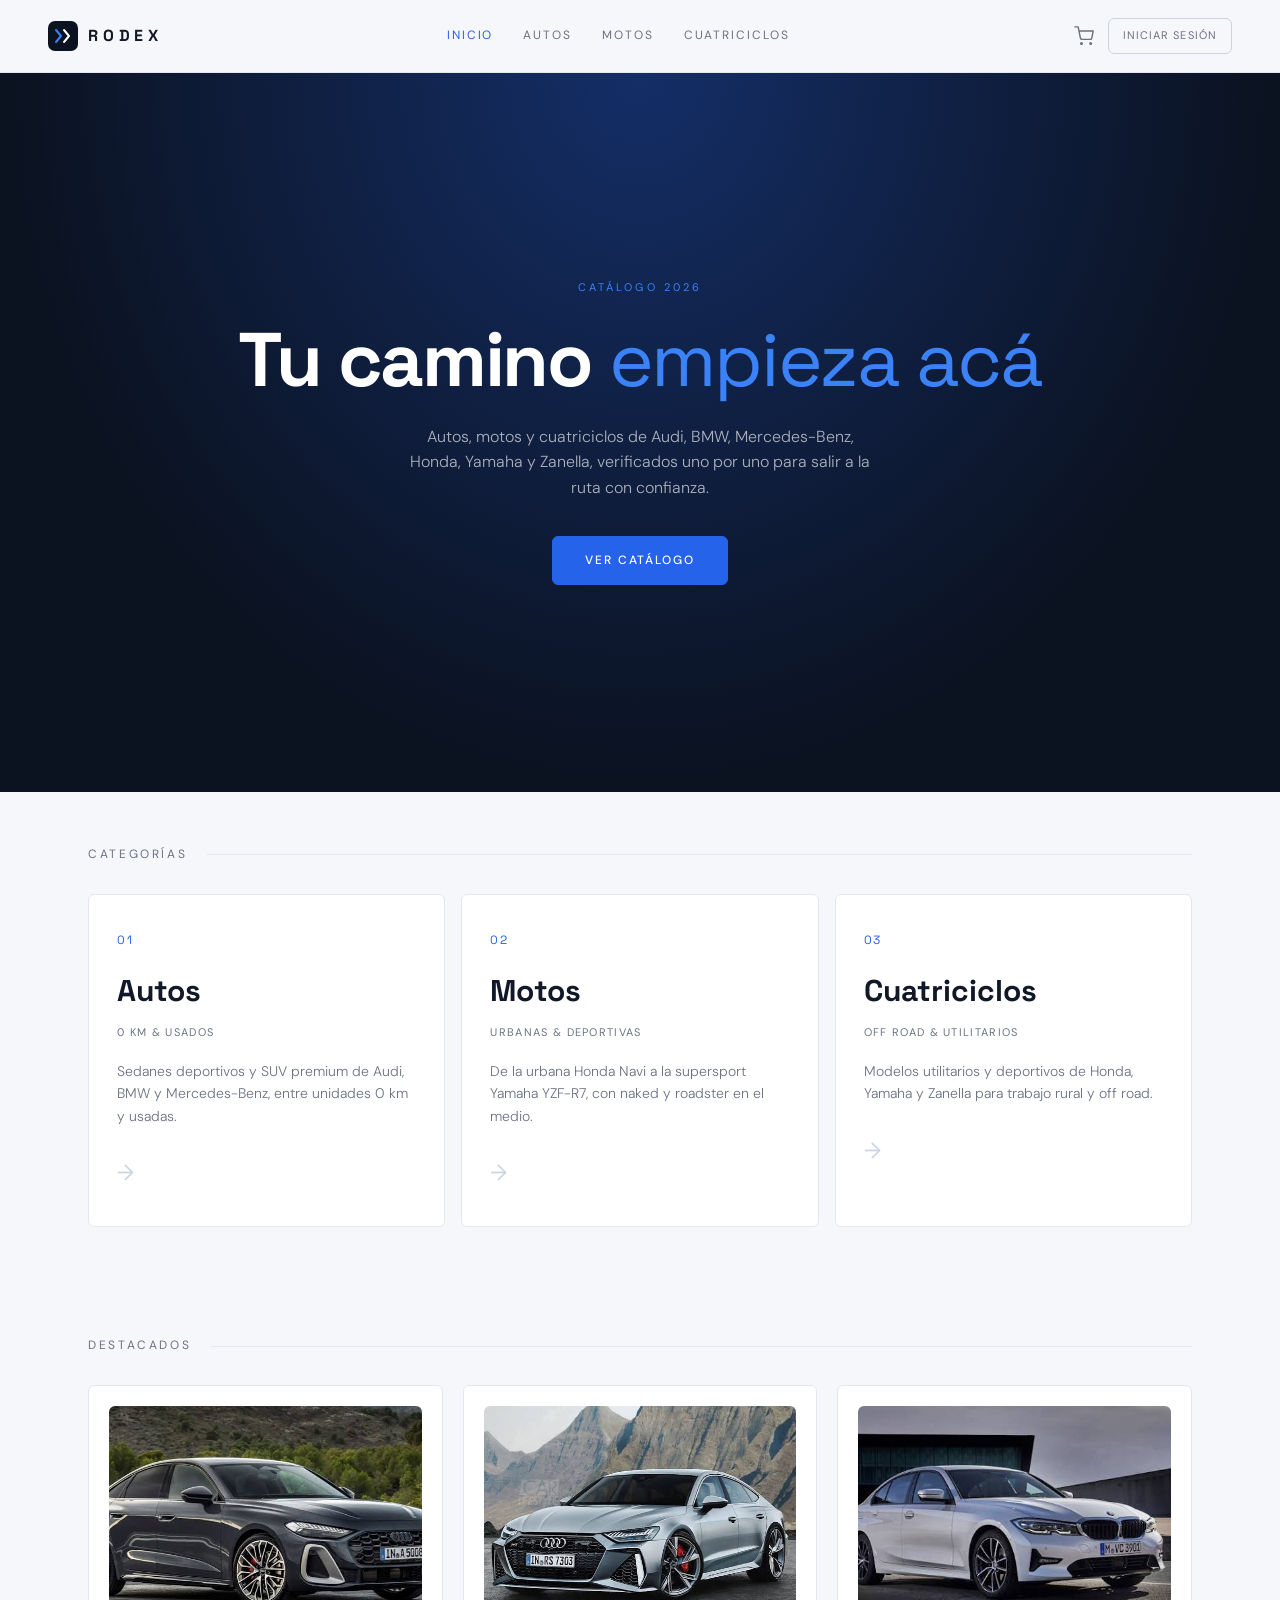
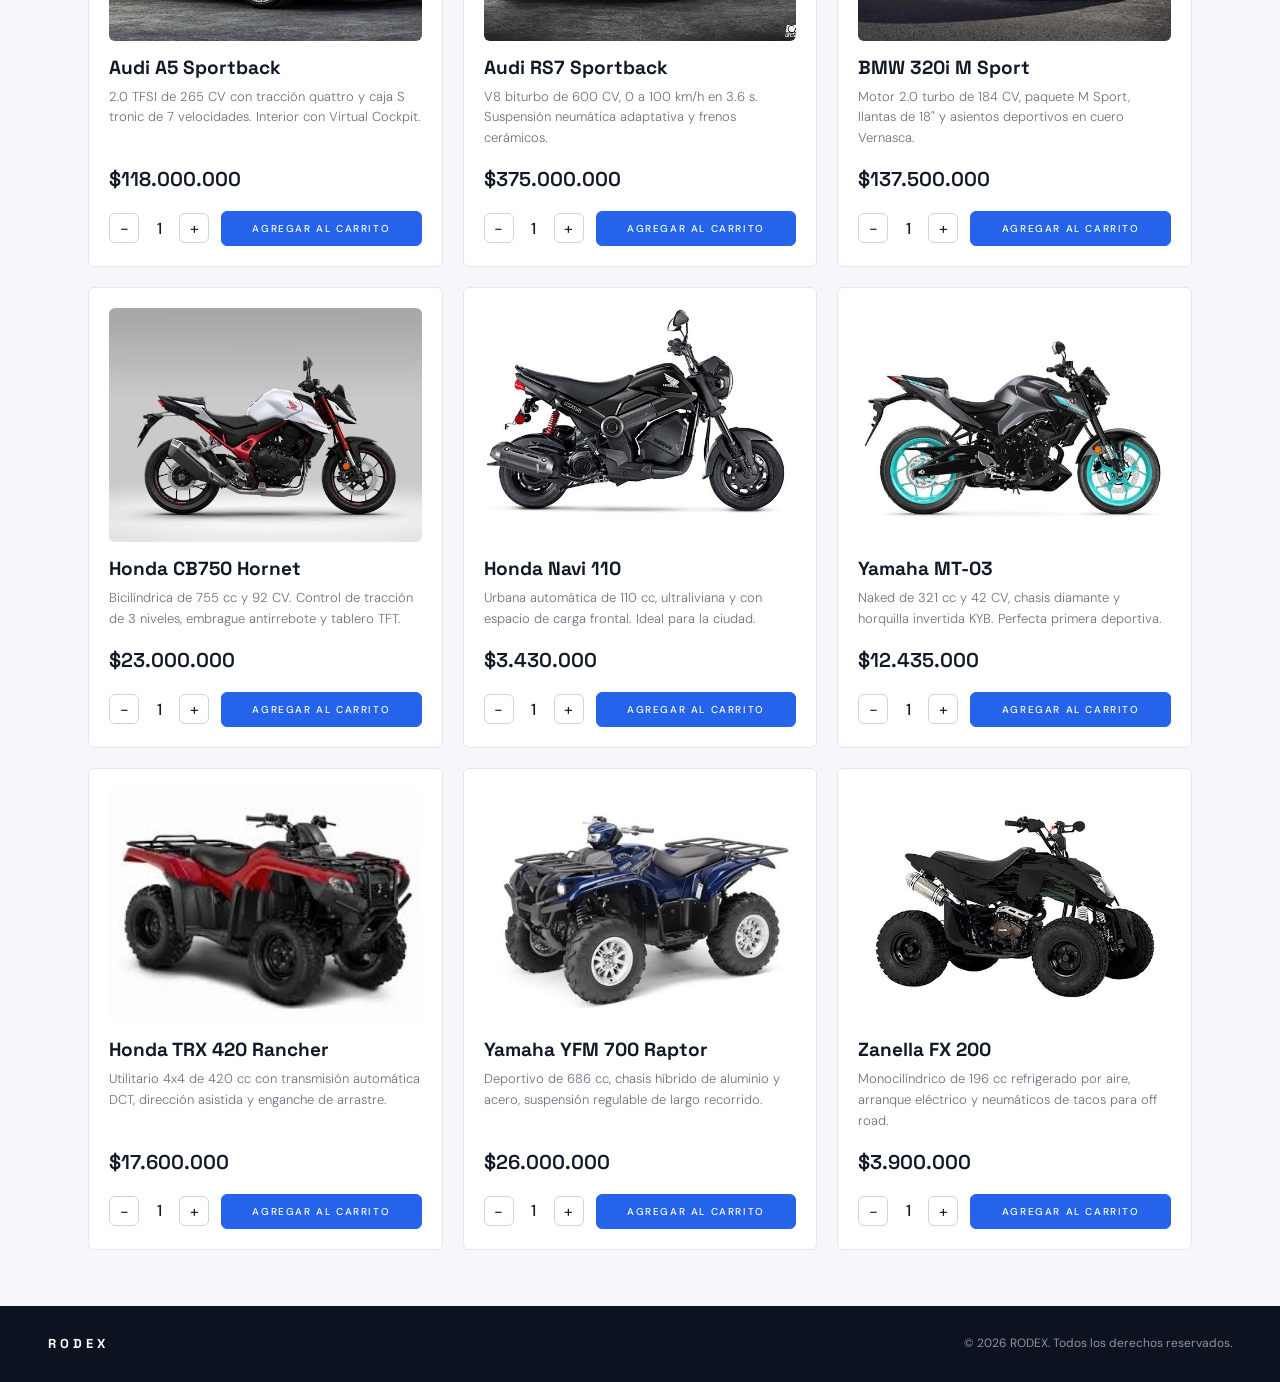
<file: index.html>
<!DOCTYPE html>
<html lang="es">
<head>
  <meta charset="UTF-8" />
  <meta name="viewport" content="width=device-width, initial-scale=1.0" />
  <meta name="description" content="RODEX: concesionaria online de autos, motos y cuatriciclos." />
  <title>RODEX — Concesionaria Online</title>
  <link rel="preconnect" href="https://fonts.googleapis.com" />
  <link rel="preconnect" href="https://fonts.gstatic.com" crossorigin />
  <link href="https://fonts.googleapis.com/css2?family=DM+Sans:wght@300;400;500;700&family=Space+Grotesk:wght@500;600;700&display=swap" rel="stylesheet" />
  <link rel="stylesheet" href="./css/styles.css" />
</head>
<body>

  <a class="skip-link" href="#contenido">Saltar al contenido</a>

  <!-- Navbar: la genera components/navbar.js -->
  <header class="header"></header>

  <main class="main" id="contenido">

    <section class="hero">
      <p class="hero__eyebrow">Catálogo 2026</p>
      <h1 class="hero__title">Tu camino <span class="hero__highlight">empieza acá</span></h1>
      <p class="hero__text">
        Autos, motos y cuatriciclos de Audi, BMW, Mercedes-Benz, Honda, Yamaha y Zanella,
        verificados uno por uno para salir a la ruta con confianza.
      </p>
      <a href="./pages/categorias/autos.html" class="button hero__button">Ver catálogo</a>
    </section>

    <section class="section">
      <div class="container">
        <h2 class="section__title">Categorías</h2>

        <div class="categories">

          <a href="./pages/categorias/autos.html" class="category-card">
            <span class="category-card__num">01</span>
            <h3 class="category-card__title">Autos</h3>
            <span class="category-card__tag">0 km &amp; Usados</span>
            <p class="category-card__desc">
              Sedanes deportivos y SUV premium de Audi, BMW y Mercedes-Benz, entre unidades 0&nbsp;km y usadas.
            </p>
            <span class="category-card__arrow">&#8594;</span>
          </a>

          <a href="./pages/categorias/motos.html" class="category-card">
            <span class="category-card__num">02</span>
            <h3 class="category-card__title">Motos</h3>
            <span class="category-card__tag">Urbanas &amp; Deportivas</span>
            <p class="category-card__desc">
              De la urbana Honda Navi a la supersport Yamaha YZF-R7, con naked y roadster en el medio.
            </p>
            <span class="category-card__arrow">&#8594;</span>
          </a>

          <a href="./pages/categorias/cuatriciclos.html" class="category-card">
            <span class="category-card__num">03</span>
            <h3 class="category-card__title">Cuatriciclos</h3>
            <span class="category-card__tag">Off Road &amp; Utilitarios</span>
            <p class="category-card__desc">
              Modelos utilitarios y deportivos de Honda, Yamaha y Zanella para trabajo rural y off road.
            </p>
            <span class="category-card__arrow">&#8594;</span>
          </a>

        </div>
      </div>
    </section>

    <section class="section">
      <div class="container">
        <h2 class="section__title">Destacados</h2>
        <!-- Cards generadas desde data/productos.json -->
        <div class="products" id="destacados"></div>
      </div>
    </section>

  </main>

  <!-- Footer: lo genera components/footer.js -->
  <footer class="footer"></footer>

  <script type="module" src="./index.js"></script>
</body>
</html>
</file>
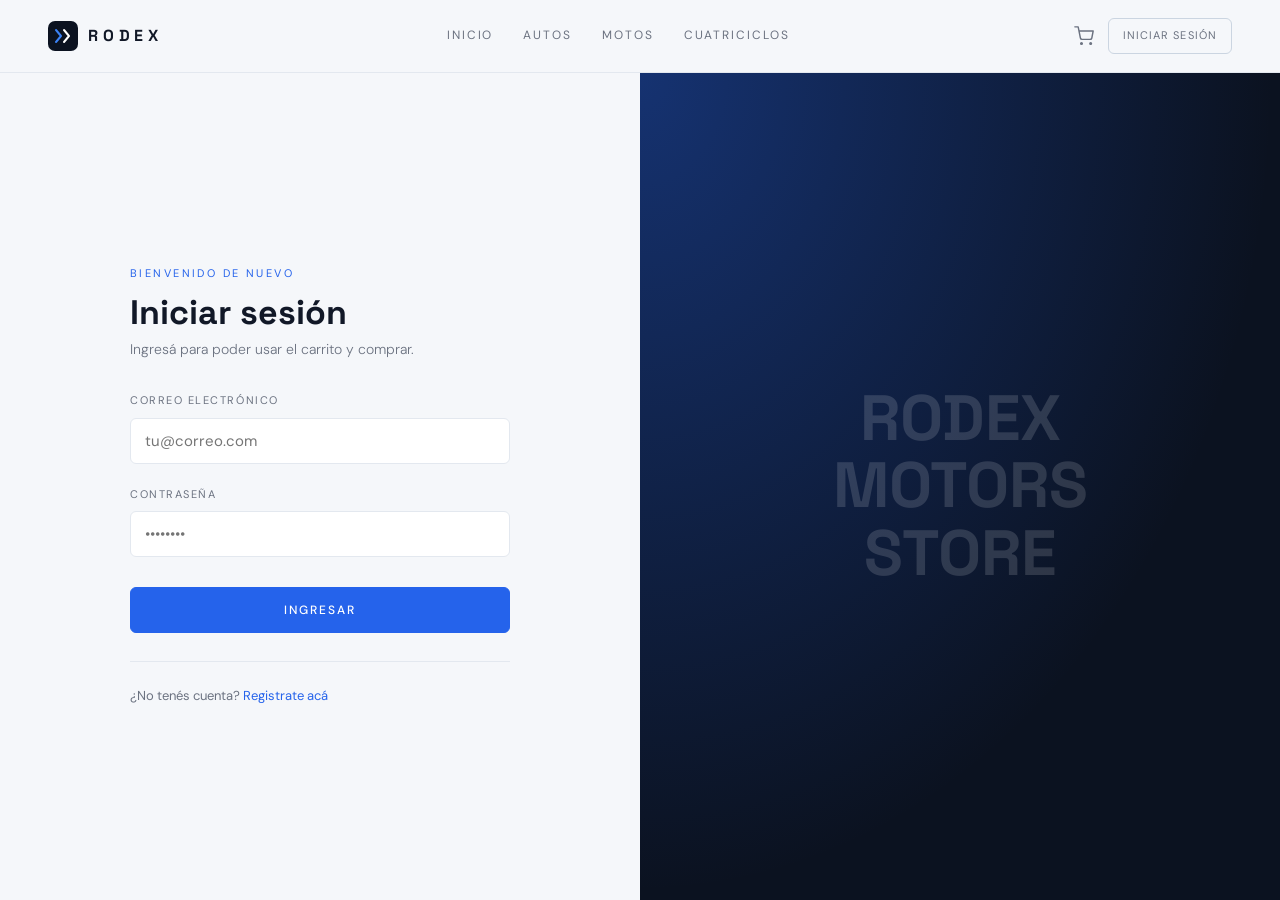
<file: pages/cart/cart.html>
<!DOCTYPE html>
<html lang="es">
<head>
  <meta charset="UTF-8" />
  <meta name="viewport" content="width=device-width, initial-scale=1.0" />
  <meta name="description" content="RODEX: concesionaria online de autos, motos y cuatriciclos." />
  <title>RODEX — Carrito</title>
  <link rel="preconnect" href="https://fonts.googleapis.com" />
  <link rel="preconnect" href="https://fonts.gstatic.com" crossorigin />
  <link href="https://fonts.googleapis.com/css2?family=DM+Sans:wght@300;400;500;700&family=Space+Grotesk:wght@500;600;700&display=swap" rel="stylesheet" />
  <link rel="stylesheet" href="../../css/styles.css" />
</head>
<body>

  <a class="skip-link" href="#contenido">Saltar al contenido</a>

  <header class="header"></header>

  <main class="main" id="contenido">
    <section class="section">
      <div class="container">
        <h1 class="section__title">Mi carrito</h1>
        <!-- Contenido generado por cart.js según lo guardado en localStorage -->
        <div class="cart" id="carrito"></div>
      </div>
    </section>
  </main>

  <footer class="footer"></footer>

  <script type="module" src="./cart.js"></script>
</body>
</html>
</file>
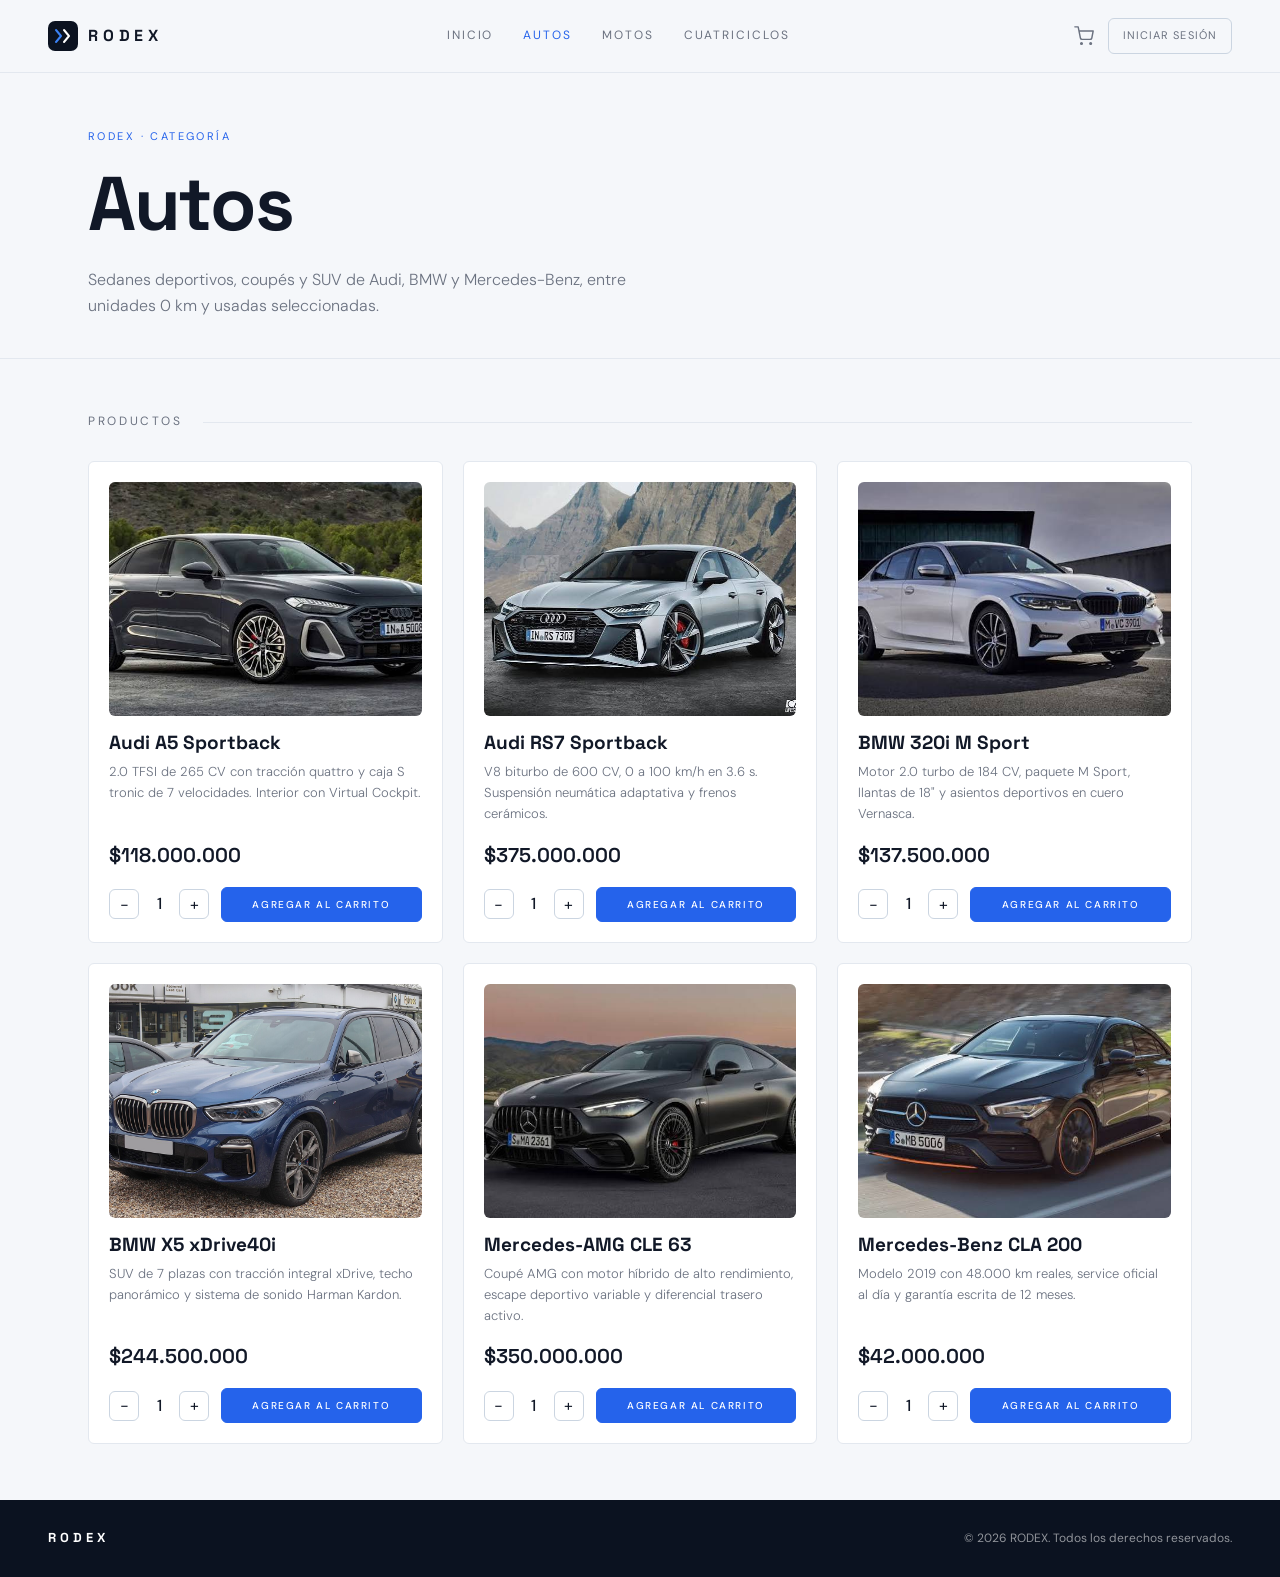
<file: pages/categorias/autos.html>
<!DOCTYPE html>
<html lang="es">
<head>
  <meta charset="UTF-8" />
  <meta name="viewport" content="width=device-width, initial-scale=1.0" />
  <meta name="description" content="RODEX: concesionaria online de autos, motos y cuatriciclos." />
  <title>RODEX — Autos</title>
  <link rel="preconnect" href="https://fonts.googleapis.com" />
  <link rel="preconnect" href="https://fonts.gstatic.com" crossorigin />
  <link href="https://fonts.googleapis.com/css2?family=DM+Sans:wght@300;400;500;700&family=Space+Grotesk:wght@500;600;700&display=swap" rel="stylesheet" />
  <link rel="stylesheet" href="../../css/styles.css" />
</head>
<body>

  <a class="skip-link" href="#contenido">Saltar al contenido</a>

  <header class="header"></header>

  <main class="main" id="contenido">

    <section class="page-header">
      <div class="container">
        <p class="page-header__store">RODEX · Categoría</p>
        <h1 class="page-header__title">Autos</h1>
        <p class="page-header__text">
          Sedanes deportivos, coupés y SUV de Audi, BMW y Mercedes-Benz, entre unidades 0 km y usadas seleccionadas.
        </p>
      </div>
    </section>

    <section class="section">
      <div class="container">
        <h2 class="section__title">Productos</h2>
        <!-- Cards generadas desde data/productos.json -->
        <div class="products" id="productos"></div>
      </div>
    </section>

  </main>

  <footer class="footer"></footer>

  <script type="module" src="./categoria.js"></script>
</body>
</html>
</file>
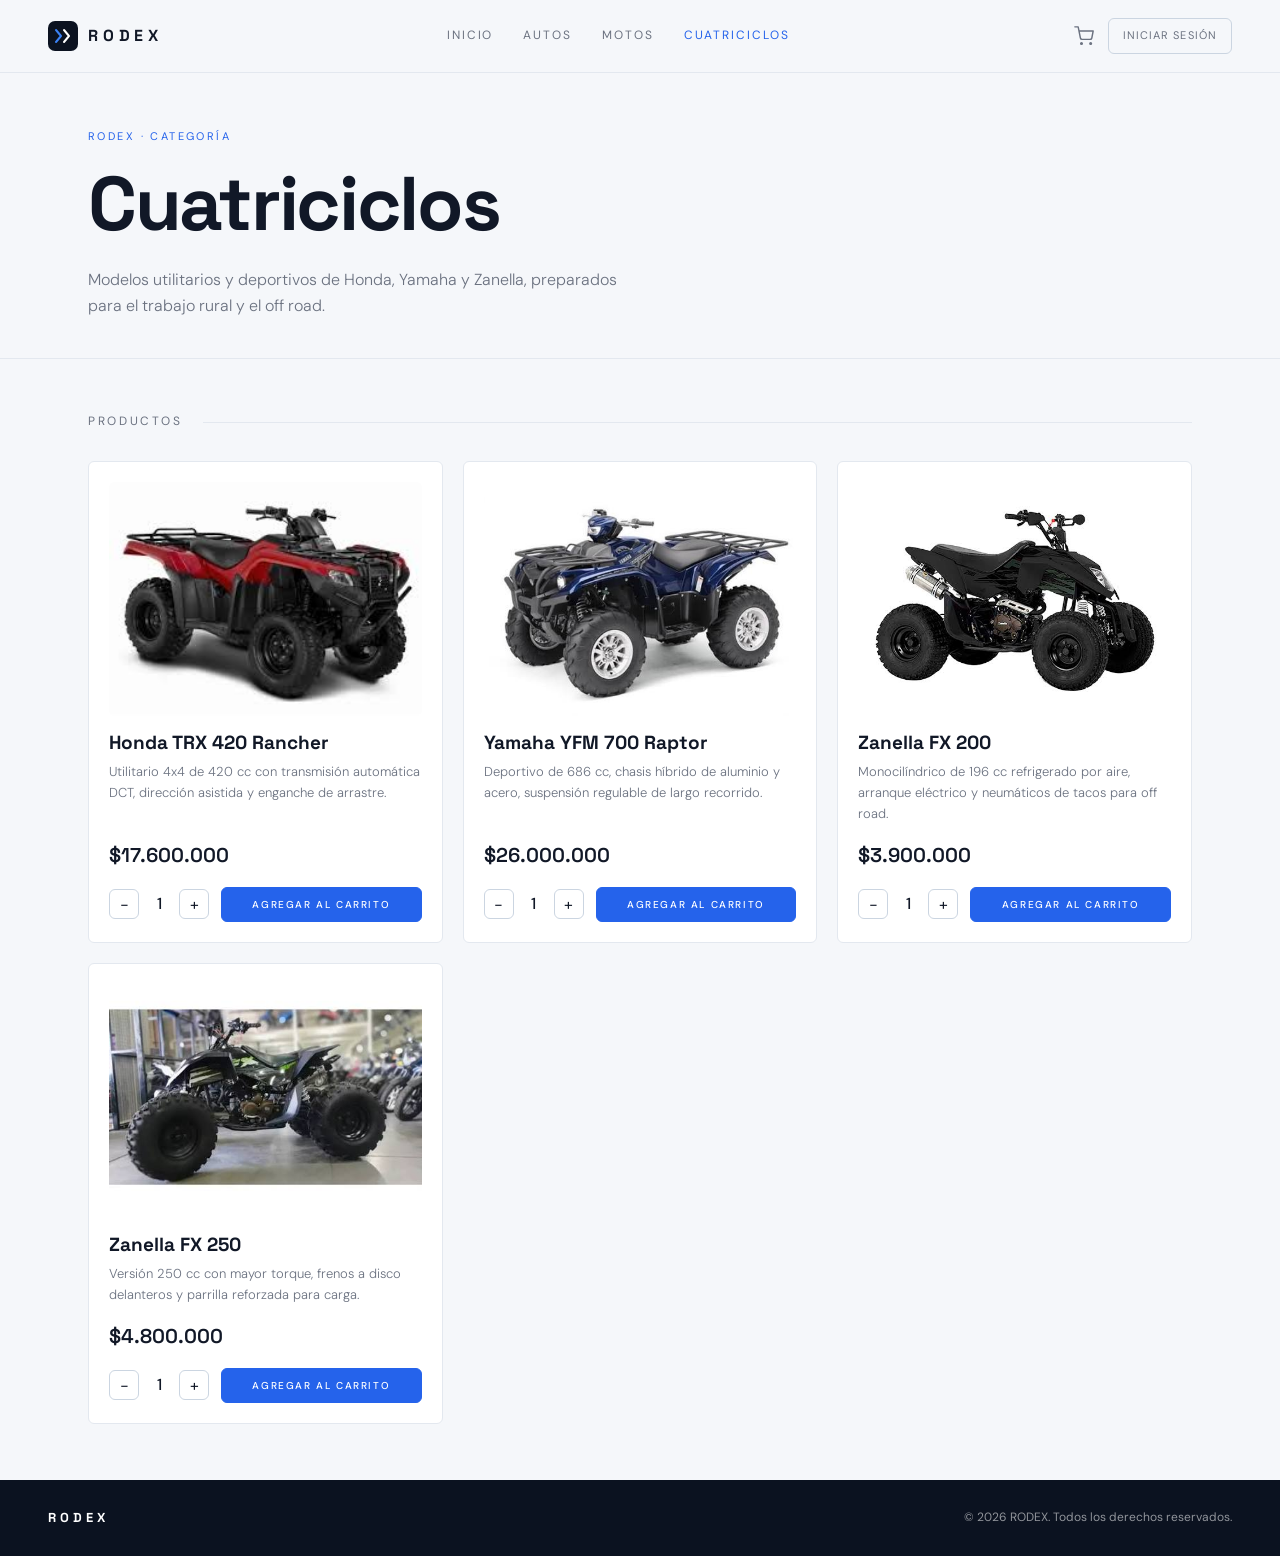
<file: pages/categorias/cuatriciclos.html>
<!DOCTYPE html>
<html lang="es">
<head>
  <meta charset="UTF-8" />
  <meta name="viewport" content="width=device-width, initial-scale=1.0" />
  <meta name="description" content="RODEX: concesionaria online de autos, motos y cuatriciclos." />
  <title>RODEX — Cuatriciclos</title>
  <link rel="preconnect" href="https://fonts.googleapis.com" />
  <link rel="preconnect" href="https://fonts.gstatic.com" crossorigin />
  <link href="https://fonts.googleapis.com/css2?family=DM+Sans:wght@300;400;500;700&family=Space+Grotesk:wght@500;600;700&display=swap" rel="stylesheet" />
  <link rel="stylesheet" href="../../css/styles.css" />
</head>
<body>

  <a class="skip-link" href="#contenido">Saltar al contenido</a>

  <header class="header"></header>

  <main class="main" id="contenido">

    <section class="page-header">
      <div class="container">
        <p class="page-header__store">RODEX · Categoría</p>
        <h1 class="page-header__title">Cuatriciclos</h1>
        <p class="page-header__text">
          Modelos utilitarios y deportivos de Honda, Yamaha y Zanella, preparados para el trabajo rural y el off road.
        </p>
      </div>
    </section>

    <section class="section">
      <div class="container">
        <h2 class="section__title">Productos</h2>
        <!-- Cards generadas desde data/productos.json -->
        <div class="products" id="productos"></div>
      </div>
    </section>

  </main>

  <footer class="footer"></footer>

  <script type="module" src="./categoria.js"></script>
</body>
</html>
</file>
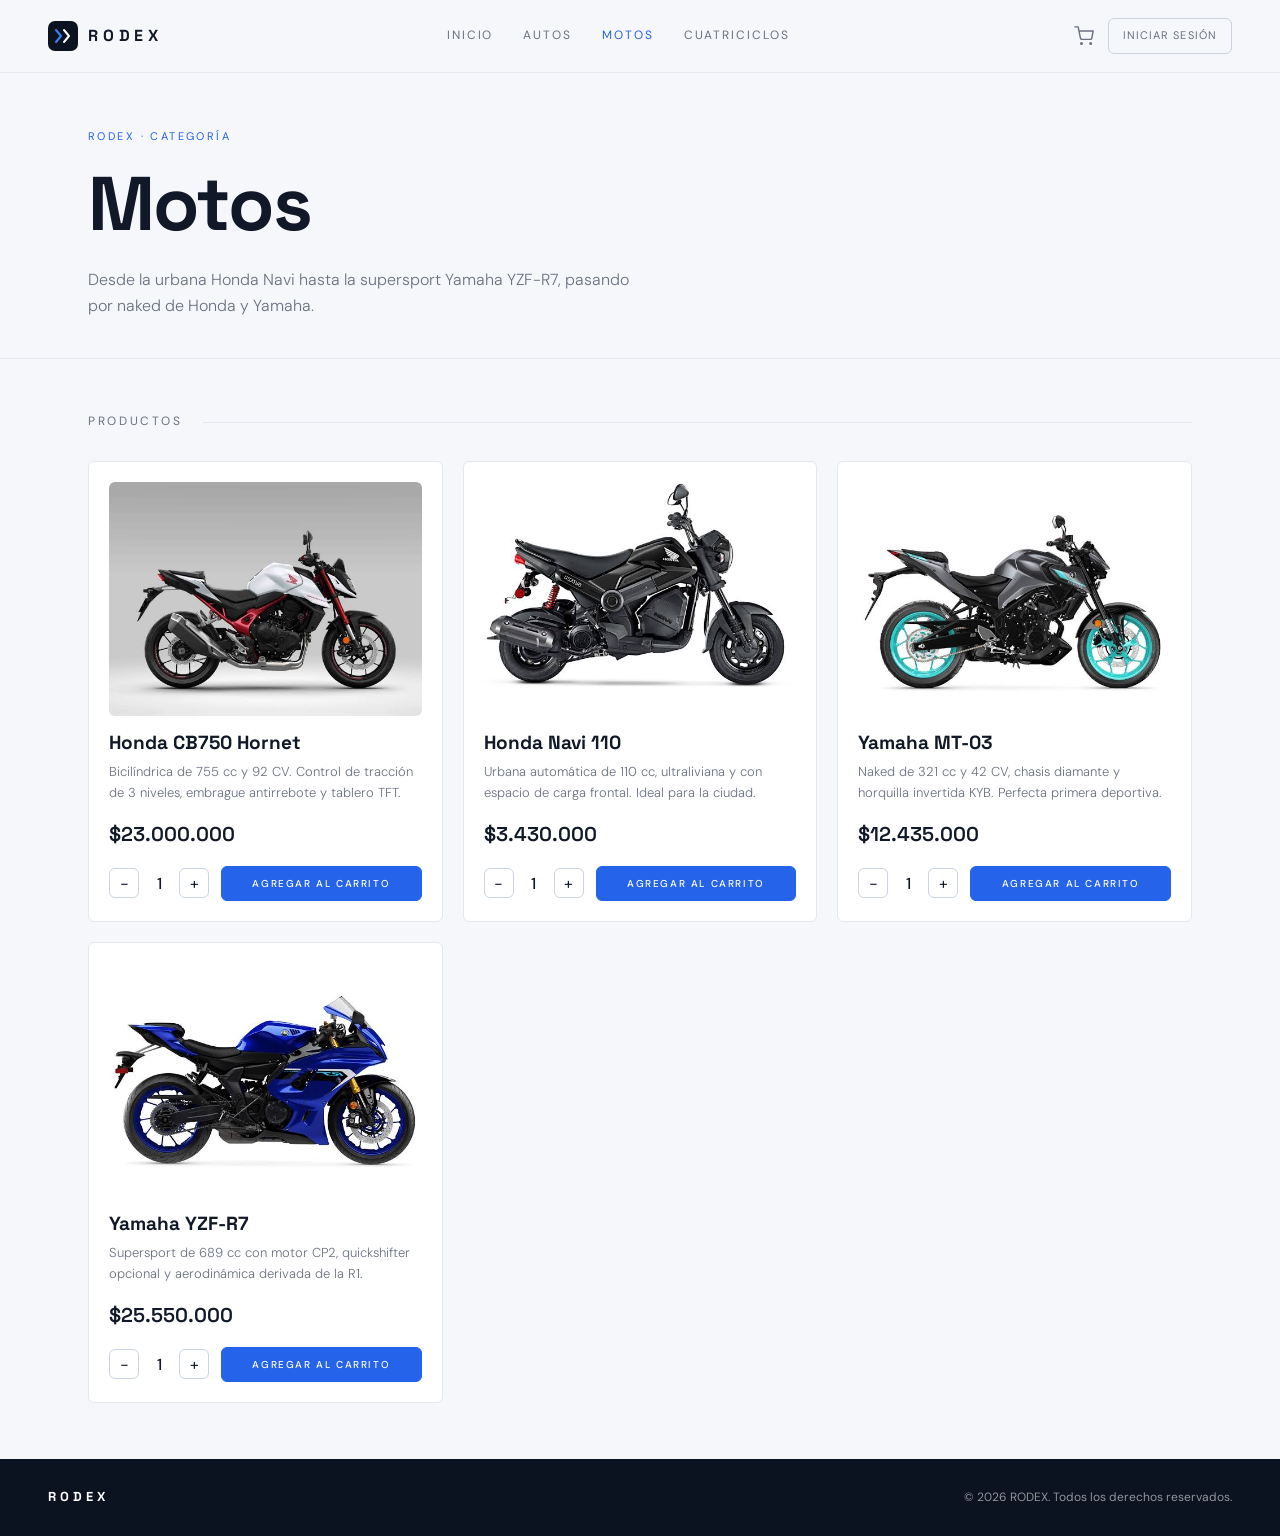
<file: pages/categorias/motos.html>
<!DOCTYPE html>
<html lang="es">
<head>
  <meta charset="UTF-8" />
  <meta name="viewport" content="width=device-width, initial-scale=1.0" />
  <meta name="description" content="RODEX: concesionaria online de autos, motos y cuatriciclos." />
  <title>RODEX — Motos</title>
  <link rel="preconnect" href="https://fonts.googleapis.com" />
  <link rel="preconnect" href="https://fonts.gstatic.com" crossorigin />
  <link href="https://fonts.googleapis.com/css2?family=DM+Sans:wght@300;400;500;700&family=Space+Grotesk:wght@500;600;700&display=swap" rel="stylesheet" />
  <link rel="stylesheet" href="../../css/styles.css" />
</head>
<body>

  <a class="skip-link" href="#contenido">Saltar al contenido</a>

  <header class="header"></header>

  <main class="main" id="contenido">

    <section class="page-header">
      <div class="container">
        <p class="page-header__store">RODEX · Categoría</p>
        <h1 class="page-header__title">Motos</h1>
        <p class="page-header__text">
          Desde la urbana Honda Navi hasta la supersport Yamaha YZF-R7, pasando por naked de Honda y Yamaha.
        </p>
      </div>
    </section>

    <section class="section">
      <div class="container">
        <h2 class="section__title">Productos</h2>
        <!-- Cards generadas desde data/productos.json -->
        <div class="products" id="productos"></div>
      </div>
    </section>

  </main>

  <footer class="footer"></footer>

  <script type="module" src="./categoria.js"></script>
</body>
</html>
</file>
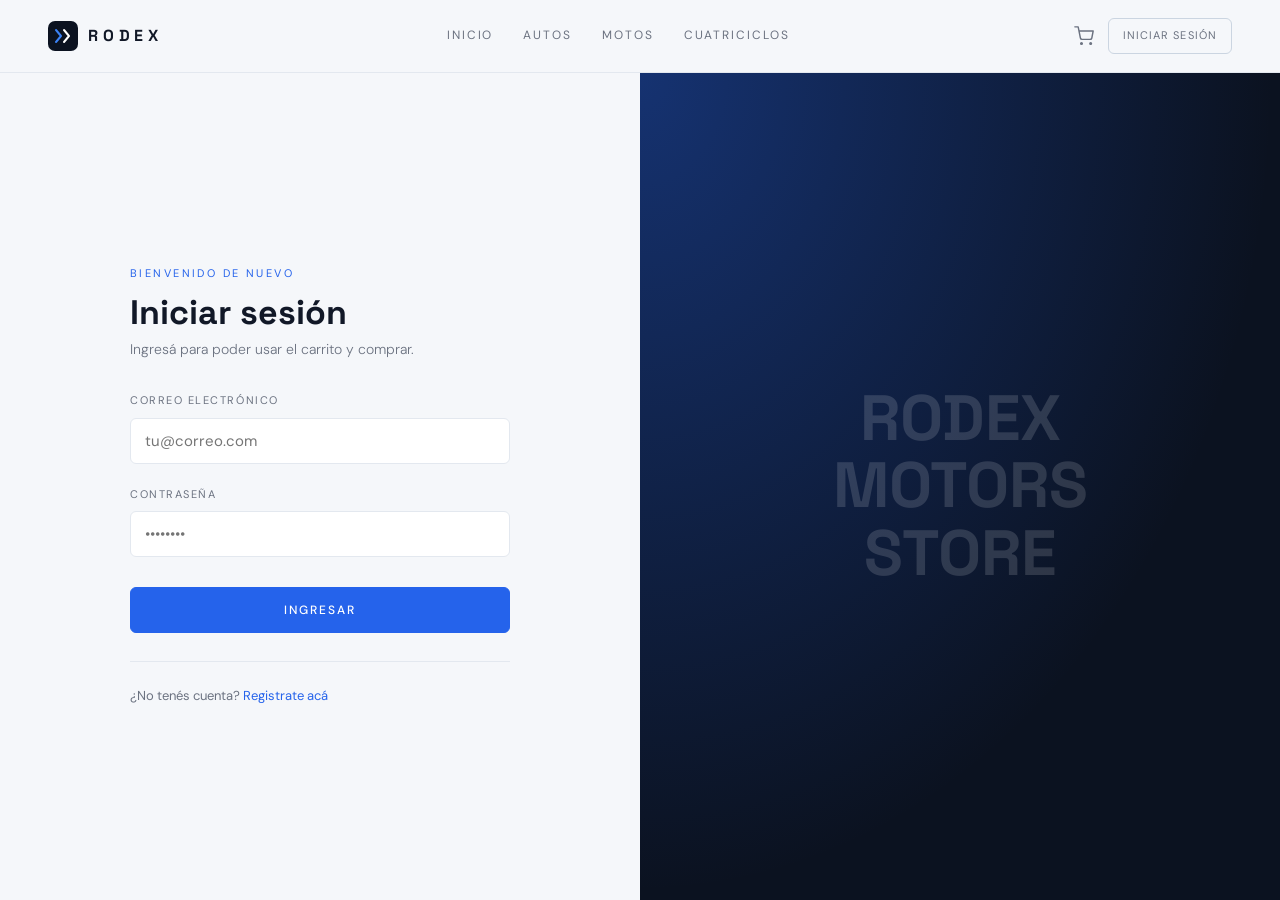
<file: pages/login/login.html>
<!DOCTYPE html>
<html lang="es">
<head>
  <meta charset="UTF-8" />
  <meta name="viewport" content="width=device-width, initial-scale=1.0" />
  <meta name="description" content="RODEX: concesionaria online de autos, motos y cuatriciclos." />
  <title>RODEX — Iniciar sesión</title>
  <link rel="preconnect" href="https://fonts.googleapis.com" />
  <link rel="preconnect" href="https://fonts.gstatic.com" crossorigin />
  <link href="https://fonts.googleapis.com/css2?family=DM+Sans:wght@300;400;500;700&family=Space+Grotesk:wght@500;600;700&display=swap" rel="stylesheet" />
  <link rel="stylesheet" href="../../css/styles.css" />
</head>
<body>

  <a class="skip-link" href="#contenido">Saltar al contenido</a>

  <header class="header"></header>

  <main class="main" id="contenido">
    <div class="auth">

      <div class="auth__panel">
        <div class="auth__box">

          <p class="auth__eyebrow">Bienvenido de nuevo</p>
          <h1 class="auth__title">Iniciar sesión</h1>
          <p class="auth__subtitle">Ingresá para poder usar el carrito y comprar.</p>

          <form class="form" id="loginForm" novalidate>

            <div class="form__field">
              <label class="form__label" for="email">Correo electrónico</label>
              <input class="form__input" type="email" id="email" name="email" placeholder="tu@correo.com" autocomplete="email" />
            </div>

            <div class="form__field">
              <label class="form__label" for="password">Contraseña</label>
              <input class="form__input" type="password" id="password" name="password" placeholder="••••••••" autocomplete="current-password" />
            </div>

            <button type="submit" class="button form__button">Ingresar</button>

            <p class="form__error" id="loginError"></p>

          </form>

          <p class="auth__footer">
            ¿No tenés cuenta?
            <a href="../register/register.html" class="auth__link">Registrate acá</a>
          </p>

        </div>
      </div>

      <div class="auth__visual">
        <p class="auth__visual-text">Rodex<br />Motors<br />Store</p>
      </div>

    </div>
  </main>

  <script type="module" src="./login.js"></script>
</body>
</html>
</file>
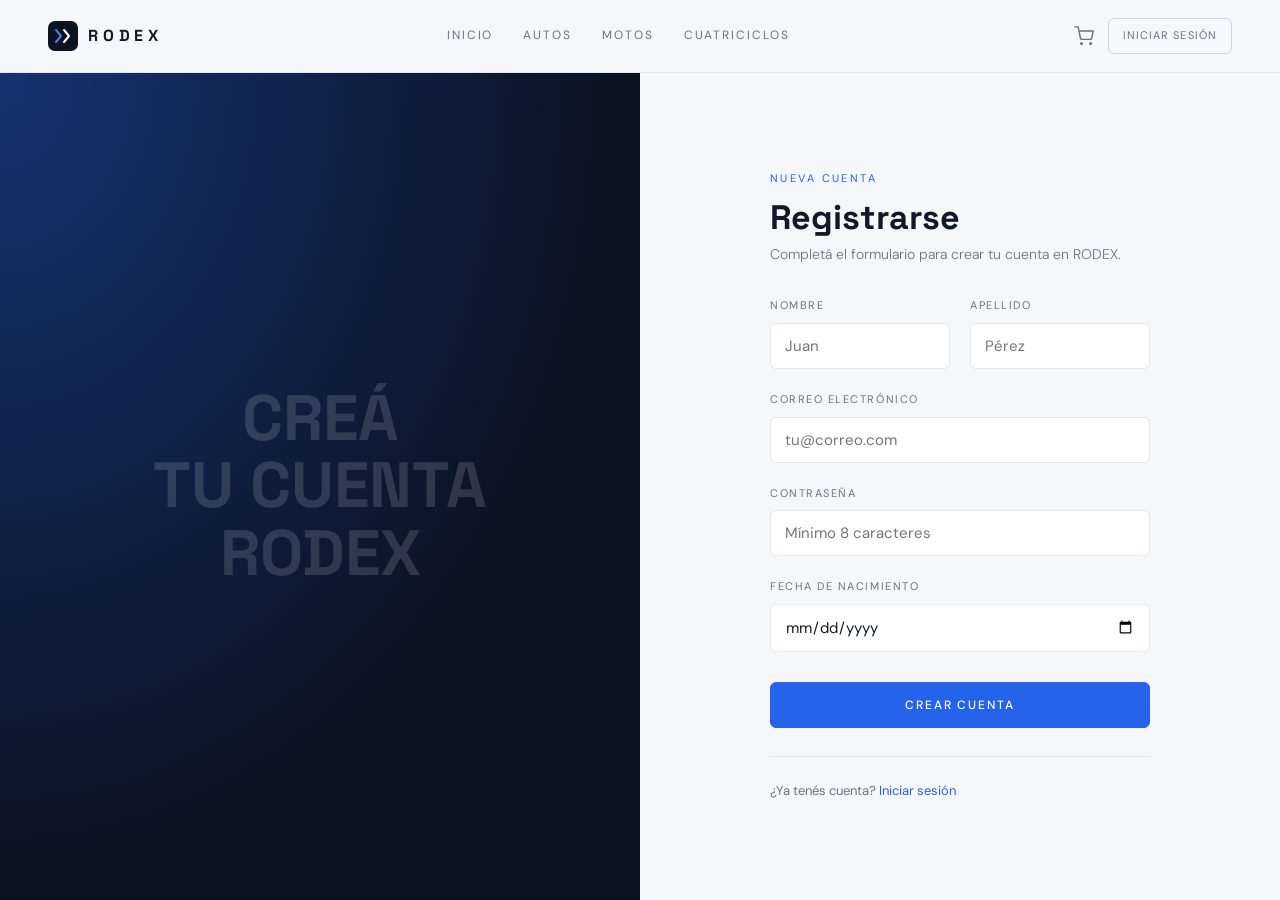
<file: pages/register/register.html>
<!DOCTYPE html>
<html lang="es">
<head>
  <meta charset="UTF-8" />
  <meta name="viewport" content="width=device-width, initial-scale=1.0" />
  <meta name="description" content="RODEX: concesionaria online de autos, motos y cuatriciclos." />
  <title>RODEX — Crear cuenta</title>
  <link rel="preconnect" href="https://fonts.googleapis.com" />
  <link rel="preconnect" href="https://fonts.gstatic.com" crossorigin />
  <link href="https://fonts.googleapis.com/css2?family=DM+Sans:wght@300;400;500;700&family=Space+Grotesk:wght@500;600;700&display=swap" rel="stylesheet" />
  <link rel="stylesheet" href="../../css/styles.css" />
</head>
<body>

  <a class="skip-link" href="#contenido">Saltar al contenido</a>

  <header class="header"></header>

  <main class="main" id="contenido">
    <div class="auth">

      <div class="auth__visual">
        <p class="auth__visual-text">Creá<br />tu cuenta<br />Rodex</p>
      </div>

      <div class="auth__panel">
        <div class="auth__box">

          <p class="auth__eyebrow">Nueva cuenta</p>
          <h1 class="auth__title">Registrarse</h1>
          <p class="auth__subtitle">Completá el formulario para crear tu cuenta en RODEX.</p>

          <form class="form" id="registerForm" novalidate>

            <div class="form__row">
              <div class="form__field">
                <label class="form__label" for="nombre">Nombre</label>
                <input class="form__input" type="text" id="nombre" name="nombre" placeholder="Juan" autocomplete="given-name" />
              </div>
              <div class="form__field">
                <label class="form__label" for="apellido">Apellido</label>
                <input class="form__input" type="text" id="apellido" name="apellido" placeholder="Pérez" autocomplete="family-name" />
              </div>
            </div>

            <div class="form__field">
              <label class="form__label" for="email">Correo electrónico</label>
              <input class="form__input" type="email" id="email" name="email" placeholder="tu@correo.com" autocomplete="email" />
            </div>

            <div class="form__field">
              <label class="form__label" for="password">Contraseña</label>
              <input class="form__input" type="password" id="password" name="password" placeholder="Mínimo 8 caracteres" autocomplete="new-password" />
            </div>

            <div class="form__field">
              <label class="form__label" for="fechaNacimiento">Fecha de nacimiento</label>
              <input class="form__input" type="date" id="fechaNacimiento" name="fechaNacimiento" autocomplete="bday" />
            </div>

            <button type="submit" class="button form__button">Crear cuenta</button>

            <p class="form__error" id="registerError"></p>

          </form>

          <p class="auth__footer">
            ¿Ya tenés cuenta?
            <a href="../login/login.html" class="auth__link">Iniciar sesión</a>
          </p>

        </div>
      </div>

    </div>
  </main>

  <script type="module" src="./register.js"></script>
</body>
</html>
</file>
<file: css/styles.css>
/* RODEX — Hoja de estilos (mobile first, nomenclatura BEM) */

/* ---------- Variables ---------- */
:root {
  --color-fondo: #f5f7fa;
  --color-superficie: #ffffff;
  --color-oscuro: #0b1220;
  --color-borde: #e3e8ef;
  --color-borde-oscuro: #cbd5e1;
  --color-texto: #111827;
  --color-texto-suave: #6b7280;
  --color-acento: #2563eb;
  --color-acento-hover: #3b82f6;
  --color-error: #dc2626;

  --fuente-titulos: 'Space Grotesk', sans-serif;
  --fuente-texto: 'DM Sans', sans-serif;

  --alto-navbar: 64px;
  --radio: 6px;
  --ancho-max: 1200px;
  --padding-x: 20px;
}

/* ---------- Reset y modelo de caja ---------- */
* {
  margin: 0;
  padding: 0;
  box-sizing: border-box;
}

body {
  font-family: var(--fuente-texto);
  background-color: var(--color-fondo);
  color: var(--color-texto);
  line-height: 1.6;
}

h1,
h2,
h3 {
  font-family: var(--fuente-titulos);
  line-height: 1.15;
}

a {
  color: inherit;
  text-decoration: none;
}

img {
  display: block;
  max-width: 100%;
}

button {
  font-family: var(--fuente-texto);
  cursor: pointer;
}

/* ---------- Accesibilidad ---------- */
.skip-link {
  position: absolute;
  top: -60px;
  left: 12px;
  z-index: 200;
  padding: 10px 16px;
  border-radius: var(--radio);
  background-color: var(--color-acento);
  color: var(--color-superficie);
  transition: top 0.2s;
}

.skip-link:focus {
  top: 12px;
}

a:focus-visible,
button:focus-visible,
input:focus-visible {
  outline: 2px solid var(--color-acento);
  outline-offset: 2px;
}

@media (prefers-reduced-motion: reduce) {
  * {
    transition: none !important;
    animation: none !important;
    scroll-behavior: auto !important;
  }
}

/* ---------- Layout general ---------- */
.main {
  padding-top: var(--alto-navbar);
  min-height: 100vh;
}

.container {
  max-width: var(--ancho-max);
  margin: 0 auto;
  padding: 0 var(--padding-x);
}

.section {
  padding: 56px 0;
}

.section__title {
  display: flex;
  align-items: center;
  gap: 20px;
  margin-bottom: 32px;
  font-family: var(--fuente-texto);
  font-size: 12px;
  font-weight: 400;
  letter-spacing: 0.22em;
  text-transform: uppercase;
  color: var(--color-texto-suave);
}

/* línea decorativa a la derecha del título */
.section__title::after {
  content: '';
  flex: 1;
  height: 1px;
  background-color: var(--color-borde);
}

/* ---------- Botón genérico ---------- */
.button {
  display: inline-block;
  padding: 14px 32px;
  border: 1px solid var(--color-acento);
  border-radius: var(--radio);
  background-color: var(--color-acento);
  color: var(--color-superficie);
  font-size: 12px;
  font-weight: 500;
  letter-spacing: 0.16em;
  text-transform: uppercase;
  text-align: center;
  transition: background-color 0.2s, color 0.2s, border-color 0.2s;
}

.button:hover {
  background-color: var(--color-acento-hover);
  border-color: var(--color-acento-hover);
}

.button--ghost {
  background-color: transparent;
  border-color: var(--color-borde-oscuro);
  color: var(--color-texto-suave);
}

.button--ghost:hover {
  background-color: transparent;
  border-color: var(--color-error);
  color: var(--color-error);
}

/* ==========================================================
   NAVBAR (bloque: navbar)
   ========================================================== */
.header {
  position: fixed;
  top: 0;
  left: 0;
  right: 0;
  z-index: 100;
  background-color: var(--color-fondo);
  border-bottom: 1px solid var(--color-borde);
}

.navbar {
  display: flex;
  flex-wrap: wrap;
  align-items: center;
  justify-content: space-between;
  gap: 16px;
  min-height: var(--alto-navbar);
  padding: 0 var(--padding-x);
}

.navbar__brand {
  display: flex;
  align-items: center;
  gap: 10px;
}

.navbar__logo {
  width: 30px;
  height: 30px;
}

.navbar__name {
  font-family: var(--fuente-titulos);
  font-size: 16px;
  font-weight: 700;
  letter-spacing: 0.3em;
  text-transform: uppercase;
}

.navbar__actions {
  display: flex;
  align-items: center;
  gap: 14px;
}

.navbar__cart {
  position: relative;
  display: flex;
  color: var(--color-texto-suave);
  transition: color 0.2s;
}

.navbar__cart:hover {
  color: var(--color-acento);
}

.navbar__badge {
  position: absolute;
  top: -6px;
  right: -8px;
  min-width: 16px;
  height: 16px;
  padding: 0 4px;
  border-radius: 8px;
  background-color: var(--color-acento);
  color: var(--color-superficie);
  font-size: 10px;
  font-weight: 700;
  line-height: 16px;
  text-align: center;
}

.navbar__button {
  padding: 8px 14px;
  border: 1px solid var(--color-borde-oscuro);
  border-radius: var(--radio);
  background-color: transparent;
  color: var(--color-texto-suave);
  font-size: 11px;
  letter-spacing: 0.1em;
  text-transform: uppercase;
  white-space: nowrap;
  transition: background-color 0.2s, color 0.2s, border-color 0.2s;
}

.navbar__button:hover {
  background-color: var(--color-acento);
  border-color: var(--color-acento);
  color: var(--color-superficie);
}

.navbar__user {
  display: none;
  font-size: 12px;
  color: var(--color-texto-suave);
}

/* Botón hamburguesa (solo mobile) */
.navbar__toggle {
  display: flex;
  flex-direction: column;
  gap: 5px;
  padding: 6px;
  border: none;
  background: none;
}

.navbar__toggle-line {
  display: block;
  width: 22px;
  height: 2px;
  background-color: var(--color-texto);
}

/* En mobile los links se muestran debajo al tocar la hamburguesa */
.navbar__links {
  display: none;
  flex-direction: column;
  width: 100%;
  padding-bottom: 12px;
  list-style: none;
}

.navbar__links--open {
  display: flex;
}

.navbar__link {
  display: block;
  padding: 12px 0;
  font-size: 12px;
  letter-spacing: 0.16em;
  text-transform: uppercase;
  color: var(--color-texto-suave);
  transition: color 0.2s;
}

.navbar__link:hover,
.navbar__link--active {
  color: var(--color-acento);
}

/* ==========================================================
   HERO del home (bloque: hero)
   ========================================================== */
.hero {
  display: flex;
  flex-direction: column;
  align-items: center;
  justify-content: center;
  min-height: 80vh;
  padding: 64px var(--padding-x);
  text-align: center;
  background-color: var(--color-oscuro);
  background-image: radial-gradient(ellipse at top, rgba(37, 99, 235, 0.35), transparent 70%);
}

.hero__eyebrow {
  margin-bottom: 20px;
  font-size: 11px;
  letter-spacing: 0.28em;
  text-transform: uppercase;
  color: var(--color-acento-hover);
}

.hero__title {
  max-width: 900px;
  margin-bottom: 20px;
  font-size: 44px;
  letter-spacing: -0.03em;
  color: var(--color-superficie);
}

.hero__highlight {
  font-weight: 400;
  color: var(--color-acento-hover);
}

.hero__text {
  max-width: 480px;
  font-weight: 300;
  color: rgba(255, 255, 255, 0.65);
}

.hero__button {
  margin-top: 36px;
}

/* ==========================================================
   CATEGORÍAS del home (bloques: categories / category-card)
   ========================================================== */
.categories {
  display: grid;
  grid-template-columns: 1fr;
  gap: 16px;
}

.category-card {
  display: block;
  padding: 36px 28px;
  border: 1px solid var(--color-borde);
  border-radius: var(--radio);
  background-color: var(--color-superficie);
  transition: background-color 0.3s, color 0.3s;
}

.category-card:hover {
  background-color: var(--color-oscuro);
  color: var(--color-superficie);
}

.category-card__num {
  display: block;
  margin-bottom: 24px;
  font-family: var(--fuente-titulos);
  font-size: 12px;
  letter-spacing: 0.15em;
  color: var(--color-acento);
}

.category-card__title {
  margin-bottom: 10px;
  font-size: 30px;
}

.category-card__tag {
  font-size: 11px;
  letter-spacing: 0.12em;
  text-transform: uppercase;
  color: var(--color-texto-suave);
}

.category-card__desc {
  margin-top: 16px;
  font-size: 14px;
  font-weight: 300;
  color: var(--color-texto-suave);
}

.category-card:hover .category-card__tag,
.category-card:hover .category-card__desc {
  color: rgba(255, 255, 255, 0.6);
}

.category-card__arrow {
  display: inline-block;
  margin-top: 28px;
  font-size: 22px;
  color: var(--color-borde-oscuro);
  transition: transform 0.3s, color 0.3s;
}

.category-card:hover .category-card__arrow {
  color: var(--color-acento-hover);
  transform: translateX(6px);
}

/* ==========================================================
   ENCABEZADO de las páginas de categoría (bloque: page-header)
   ========================================================== */
.page-header {
  padding: 56px 0 40px;
  border-bottom: 1px solid var(--color-borde);
}

.page-header__store {
  margin-bottom: 14px;
  font-size: 11px;
  letter-spacing: 0.22em;
  text-transform: uppercase;
  color: var(--color-acento);
}

.page-header__title {
  font-size: 44px;
  letter-spacing: -0.03em;
}

.page-header__text {
  max-width: 560px;
  margin-top: 20px;
  font-weight: 300;
  color: var(--color-texto-suave);
}

/* ==========================================================
   GRILLA DE PRODUCTOS (bloque: products)
   ========================================================== */
.products {
  display: grid;
  grid-template-columns: 1fr;
  gap: 20px;
}

.products__message {
  grid-column: 1 / -1;
  padding: 48px 20px;
  text-align: center;
  color: var(--color-texto-suave);
}

/* ==========================================================
   CARD DE PRODUCTO (bloque: card)
   ========================================================== */
.card {
  display: flex;
  flex-direction: column;
  padding: 20px;
  border: 1px solid var(--color-borde);
  border-radius: var(--radio);
  background-color: var(--color-superficie);
}

.card__img {
  width: 100%;
  aspect-ratio: 4 / 3;
  object-fit: cover;
  margin-bottom: 16px;
  border-radius: var(--radio);
  background-color: var(--color-fondo);
  transition: transform 0.4s;
}

.card:hover .card__img {
  transform: scale(1.03);
}

.card__title {
  display: block;
  margin-bottom: 8px;
  font-size: 19px;
}

.card__desc {
  flex: 1;
  font-size: 13px;
  font-weight: 300;
  color: var(--color-texto-suave);
}

.card__price {
  margin-top: 14px;
  font-family: var(--fuente-titulos);
  font-size: 20px;
  font-weight: 600;
}

/* Al final de la card usamos flexbox para ordenar cantidad y botón */
.card__footer {
  display: flex;
  align-items: center;
  justify-content: space-between;
  gap: 12px;
  margin-top: 16px;
}

.card__qty {
  display: flex;
  align-items: center;
  gap: 10px;
}

.card__qty-btn {
  width: 30px;
  height: 30px;
  border: 1px solid var(--color-borde-oscuro);
  border-radius: var(--radio);
  background: none;
  font-size: 16px;
  color: var(--color-texto);
  transition: border-color 0.2s, color 0.2s;
}

.card__qty-btn:hover {
  border-color: var(--color-acento);
  color: var(--color-acento);
}

.card__qty-value {
  min-width: 20px;
  text-align: center;
  font-weight: 500;
}

.card__button {
  flex: 1;
  padding: 10px 12px;
  font-size: 10px;
}

/* ==========================================================
   LOGIN Y REGISTRO (bloques: auth / form)
   ========================================================== */
.auth {
  display: grid;
  grid-template-columns: 1fr;
  min-height: calc(100vh - var(--alto-navbar));
}

.auth__panel {
  display: flex;
  align-items: center;
  justify-content: center;
  padding: 48px var(--padding-x);
}

.auth__box {
  width: 100%;
  max-width: 380px;
}

.auth__eyebrow {
  margin-bottom: 10px;
  font-size: 11px;
  letter-spacing: 0.22em;
  text-transform: uppercase;
  color: var(--color-acento);
}

.auth__title {
  margin-bottom: 6px;
  font-size: 34px;
}

.auth__subtitle {
  margin-bottom: 32px;
  font-size: 14px;
  font-weight: 300;
  color: var(--color-texto-suave);
}

.auth__footer {
  margin-top: 28px;
  padding-top: 24px;
  border-top: 1px solid var(--color-borde);
  font-size: 13px;
  color: var(--color-texto-suave);
}

.auth__link {
  color: var(--color-acento);
}

.auth__link:hover {
  text-decoration: underline;
}

/* Panel decorativo: oculto en mobile */
.auth__visual {
  display: none;
  align-items: center;
  justify-content: center;
  background-color: var(--color-oscuro);
  background-image: radial-gradient(ellipse at top left, rgba(37, 99, 235, 0.4), transparent 70%);
}

.auth__visual-text {
  font-family: var(--fuente-titulos);
  font-size: 64px;
  font-weight: 700;
  line-height: 1.05;
  text-align: center;
  text-transform: uppercase;
  color: var(--color-superficie);
  opacity: 0.14;
}

.form__row {
  display: grid;
  grid-template-columns: 1fr;
}

.form__field {
  margin-bottom: 22px;
}

.form__label {
  display: block;
  margin-bottom: 8px;
  font-size: 11px;
  letter-spacing: 0.14em;
  text-transform: uppercase;
  color: var(--color-texto-suave);
}

.form__input {
  width: 100%;
  padding: 12px 14px;
  border: 1px solid var(--color-borde);
  border-radius: var(--radio);
  background-color: var(--color-superficie);
  font-family: var(--fuente-texto);
  font-size: 15px;
  color: var(--color-texto);
  outline: none;
}

.form__input:focus {
  border-color: var(--color-acento);
}

.form__input--invalid {
  border-color: var(--color-error);
}

.form__button {
  width: 100%;
  margin-top: 8px;
}

.form__error {
  display: none;
  margin-top: 16px;
  padding: 12px 14px;
  border: 1px solid rgba(220, 38, 38, 0.3);
  border-radius: var(--radio);
  background-color: rgba(220, 38, 38, 0.06);
  font-size: 13px;
  color: var(--color-error);
}

.form__error--visible {
  display: block;
}

/* ==========================================================
   CARRITO (bloque: cart)
   ========================================================== */
.cart__table-wrap {
  overflow-x: auto;
  border: 1px solid var(--color-borde);
  border-radius: var(--radio);
  background-color: var(--color-superficie);
}

.cart__table {
  width: 100%;
  border-collapse: collapse;
  font-size: 14px;
}

.cart__th {
  padding: 14px 16px;
  border-bottom: 1px solid var(--color-borde);
  font-size: 11px;
  font-weight: 400;
  letter-spacing: 0.14em;
  text-align: left;
  text-transform: uppercase;
  color: var(--color-texto-suave);
  white-space: nowrap;
}

.cart__td {
  padding: 16px;
  border-bottom: 1px solid var(--color-borde);
  vertical-align: middle;
  white-space: nowrap;
}

.cart__product {
  display: flex;
  align-items: center;
  gap: 12px;
  font-family: var(--fuente-titulos);
  font-weight: 500;
}

.cart__img {
  width: 64px;
  height: 48px;
  object-fit: cover;
  border-radius: var(--radio);
}

.cart__qty {
  display: inline-flex;
  align-items: center;
  gap: 10px;
}

.cart__qty-btn {
  width: 30px;
  height: 30px;
  border: 1px solid var(--color-borde-oscuro);
  border-radius: var(--radio);
  background: none;
  font-size: 16px;
  color: var(--color-texto);
  transition: border-color 0.2s, color 0.2s;
}

.cart__qty-btn:hover {
  border-color: var(--color-acento);
  color: var(--color-acento);
}

.cart__qty-value {
  min-width: 20px;
  text-align: center;
  font-weight: 500;
}

.cart__remove {
  border: none;
  background: none;
  font-size: 20px;
  color: var(--color-texto-suave);
  transition: color 0.2s;
}

.cart__remove:hover {
  color: var(--color-error);
}

.cart__footer {
  display: flex;
  flex-direction: column;
  gap: 20px;
  margin-top: 24px;
}

.cart__total {
  font-family: var(--fuente-titulos);
  font-size: 24px;
  font-weight: 600;
}

.cart__total-label {
  margin-right: 12px;
  font-family: var(--fuente-texto);
  font-size: 12px;
  font-weight: 400;
  letter-spacing: 0.14em;
  text-transform: uppercase;
  color: var(--color-texto-suave);
}

.cart__actions {
  display: flex;
  flex-wrap: wrap;
  gap: 12px;
}

.cart__empty {
  padding: 64px 20px;
  border: 1px solid var(--color-borde);
  border-radius: var(--radio);
  background-color: var(--color-superficie);
  text-align: center;
  color: var(--color-texto-suave);
}

.cart__empty .button {
  margin-top: 24px;
}

/* ==========================================================
   FOOTER (bloque: footer)
   ========================================================== */
.footer {
  display: flex;
  flex-direction: column;
  align-items: center;
  gap: 8px;
  padding: 28px var(--padding-x);
  background-color: var(--color-oscuro);
  font-size: 12px;
  color: rgba(255, 255, 255, 0.55);
  text-align: center;
}

.footer__brand {
  font-family: var(--fuente-titulos);
  font-size: 13px;
  font-weight: 700;
  letter-spacing: 0.3em;
  text-transform: uppercase;
  color: var(--color-superficie);
}

/* ==========================================================
   MEDIA QUERIES (mobile first)
   ========================================================== */

/* Tablets: a partir de 600px */
@media (min-width: 600px) {
  :root {
    --padding-x: 32px;
  }

  .products {
    grid-template-columns: repeat(2, 1fr);
  }

  .form__row {
    grid-template-columns: 1fr 1fr;
    gap: 20px;
  }

  .cart__footer {
    flex-direction: row;
    align-items: center;
    justify-content: space-between;
  }

  .footer {
    flex-direction: row;
    justify-content: space-between;
  }
}

/* Escritorio: a partir de 900px */
@media (min-width: 900px) {
  :root {
    --alto-navbar: 72px;
    --padding-x: 48px;
  }

  .navbar {
    flex-wrap: nowrap;
  }

  /* los links pasan a estar en línea en el centro de la navbar */
  .navbar__links {
    display: flex;
    flex-direction: row;
    justify-content: center;
    gap: 30px;
    width: auto;
    padding-bottom: 0;
    order: 1;
  }

  .navbar__actions {
    order: 2;
  }

  .navbar__toggle {
    display: none;
  }

  .navbar__user {
    display: inline;
  }

  .hero__title,
  .page-header__title {
    font-size: 76px;
  }

  .categories {
    grid-template-columns: repeat(3, 1fr);
  }

  .products {
    grid-template-columns: repeat(3, 1fr);
  }

  .auth {
    grid-template-columns: 1fr 1fr;
  }

  .auth__visual {
    display: flex;
  }
}
</file>
